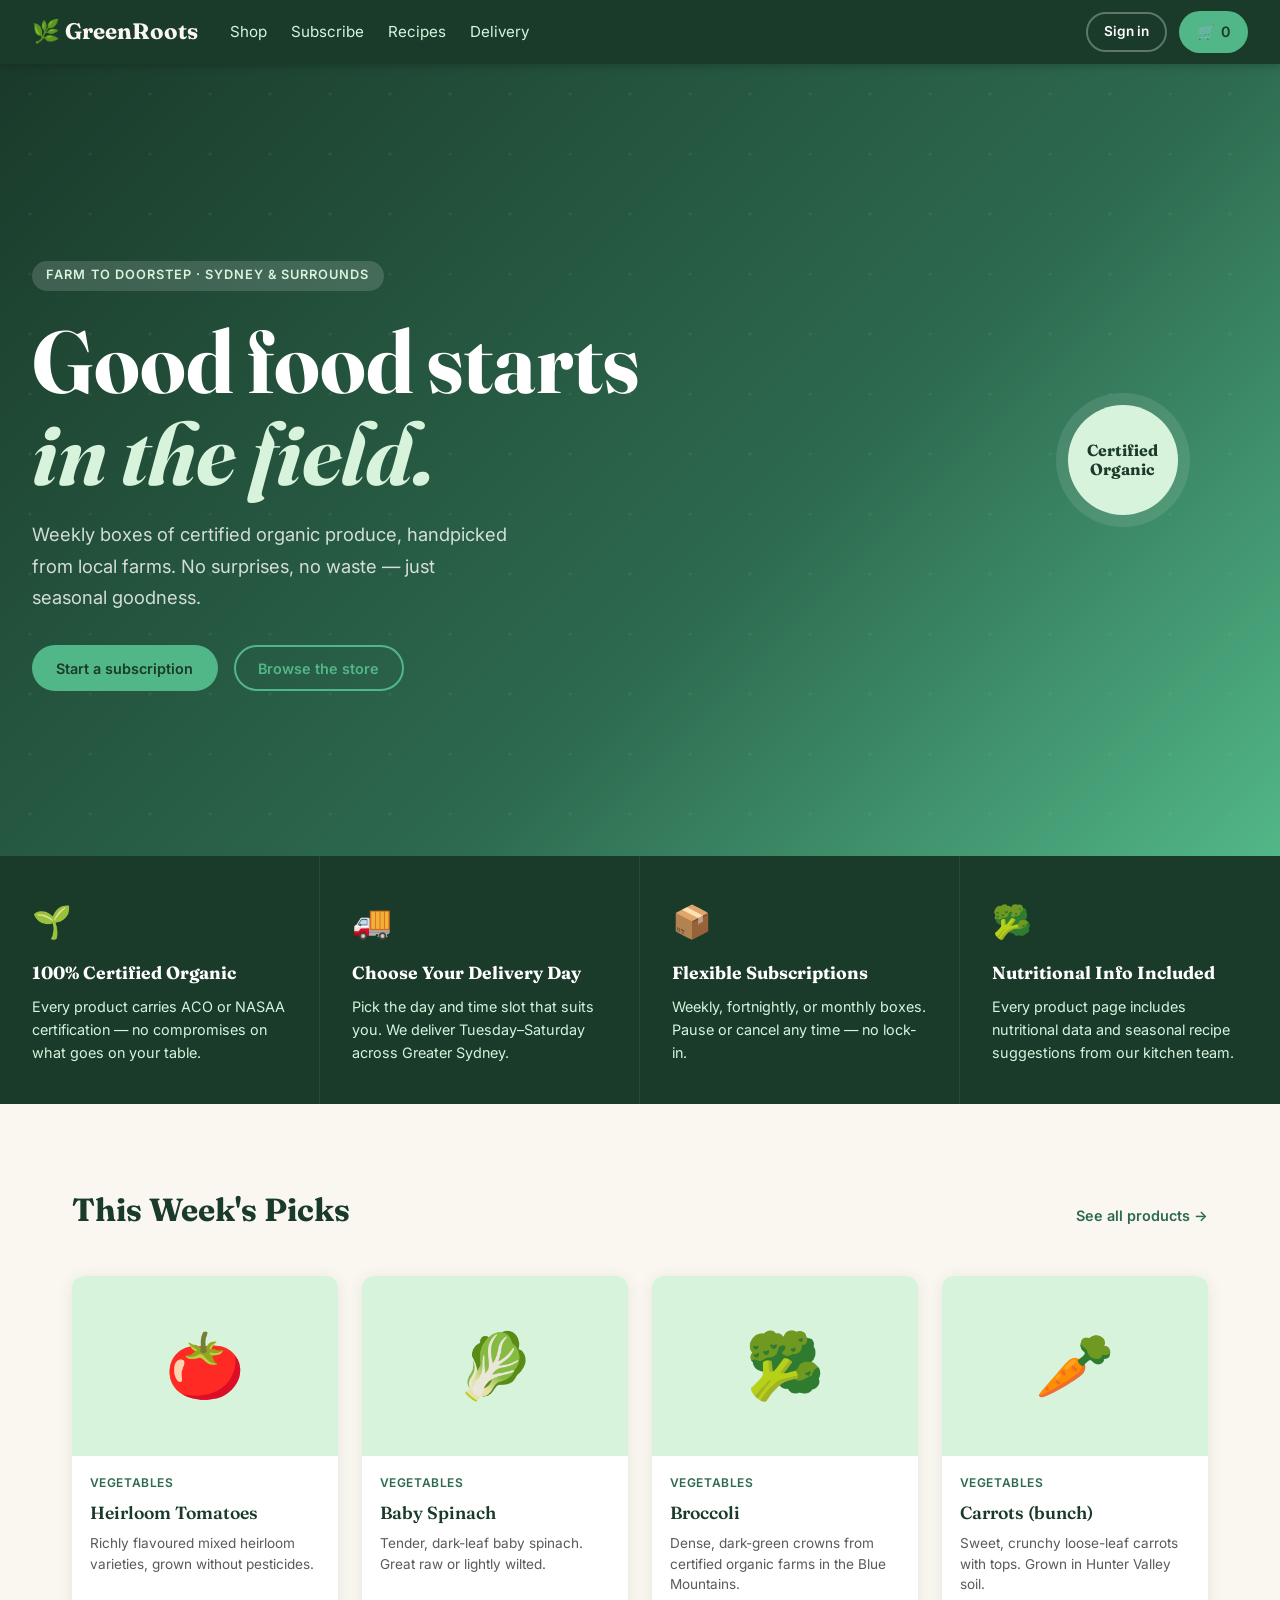
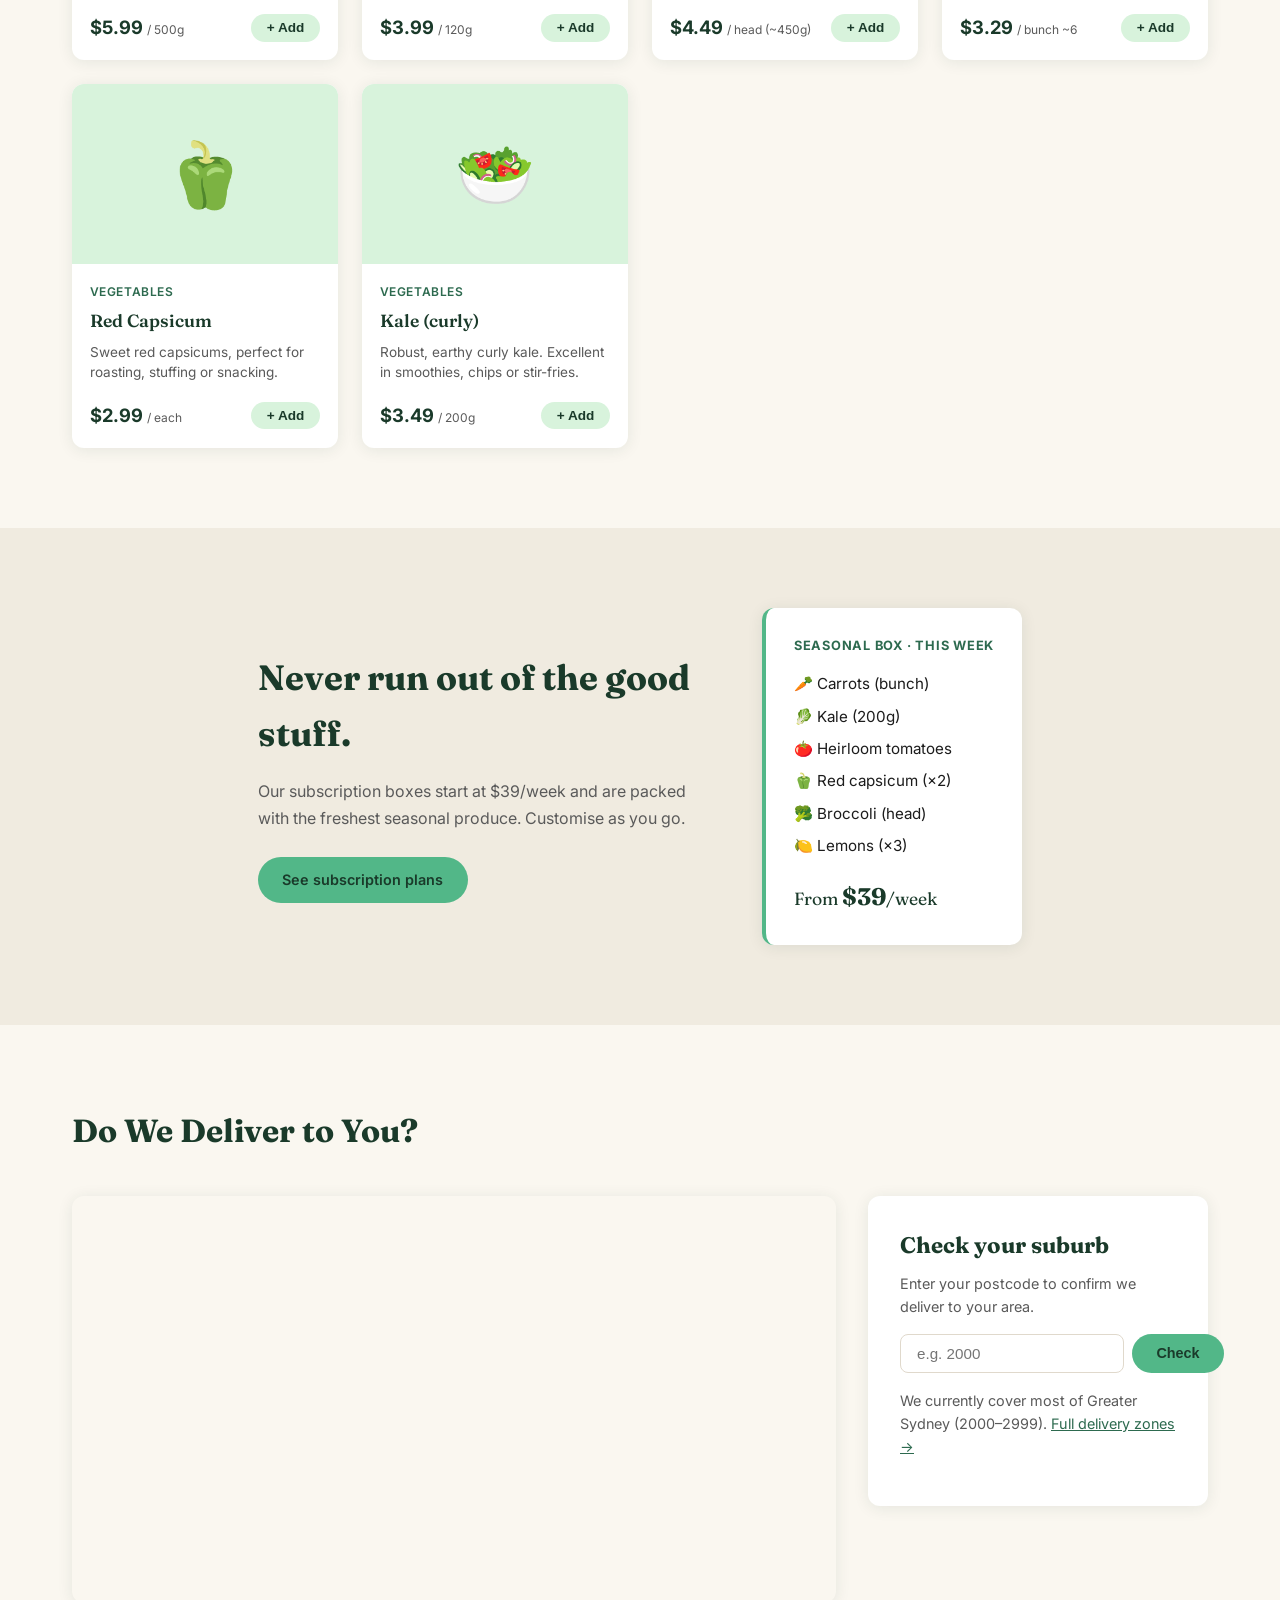
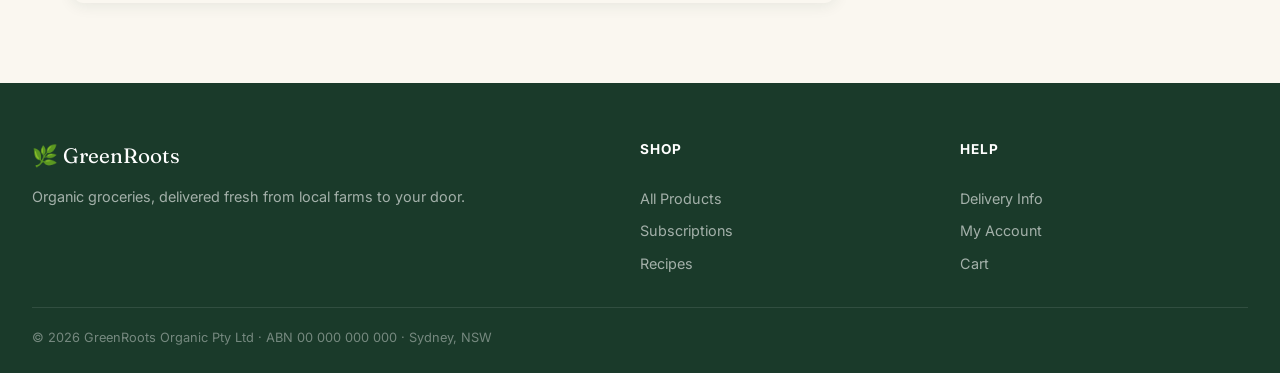
<file: index.html>
<!DOCTYPE html>
<html lang="en">
<head>
  <meta charset="UTF-8" />
  <meta name="viewport" content="width=device-width, initial-scale=1.0" />
  <meta name="description" content="GreenRoots – Fresh organic groceries delivered to your door. Seasonal produce, wholesome pantry staples, and flexible subscription deliveries." />
  <meta name="keywords" content="organic grocery, fresh produce, organic food delivery, healthy food, subscription box, organic vegetables, organic fruit" />
  <title>GreenRoots | Organic Grocery Store</title>
  <link rel="icon" type="image/x-icon" href="favicon.ico" />
  <link rel="stylesheet" href="css/style.css" />
  <link href="https://fonts.googleapis.com/css2?family=Fraunces:ital,wght@0,400;0,600;0,700;1,400&family=Inter:wght@400;500;600&display=swap" rel="stylesheet" />
</head>
<body>

  <!-- NAV -->
  <nav class="nav" id="mainNav">
    <a href="index.html" class="nav__logo">🌿 GreenRoots</a>
    <ul class="nav__links">
      <li><a href="pages/products.html">Shop</a></li>
      <li><a href="pages/subscription.html">Subscribe</a></li>
      <li><a href="pages/recipes.html">Recipes</a></li>
      <li><a href="pages/delivery.html">Delivery</a></li>
    </ul>
    <div class="nav__actions">
      <a href="pages/login.html" class="btn btn--ghost">Sign in</a>
      <a href="pages/cart.html" class="btn btn--cart">🛒 <span id="cartCount">0</span></a>
    </div>
    <button class="nav__toggle" onclick="toggleMenu()">☰</button>
  </nav>
  <div class="nav__mobile" id="mobileMenu">
    <a href="pages/products.html">Shop</a>
    <a href="pages/subscription.html">Subscribe</a>
    <a href="pages/recipes.html">Recipes</a>
    <a href="pages/delivery.html">Delivery</a>
    <a href="pages/login.html">Sign in</a>
  </div>

  <!-- HERO -->
  <section class="hero">
    <div class="hero__bg"></div>
    <div class="hero__content">
      <span class="hero__eyebrow">Farm to doorstep · Sydney &amp; surrounds</span>
      <h1 class="hero__title">Good food starts<br /><em>in the field.</em></h1>
      <p class="hero__sub">Weekly boxes of certified organic produce, handpicked from local farms. No surprises, no waste — just seasonal goodness.</p>
      <div class="hero__ctas">
        <a href="pages/subscription.html" class="btn btn--primary">Start a subscription</a>
        <a href="pages/products.html" class="btn btn--outline">Browse the store</a>
      </div>
    </div>
    <div class="hero__badge">
      <span>Certified<br/>Organic</span>
    </div>
  </section>

  <!-- FEATURES -->
  <section class="features">
    <div class="feature">
      <div class="feature__icon">🌱</div>
      <h3>100% Certified Organic</h3>
      <p>Every product carries ACO or NASAA certification — no compromises on what goes on your table.</p>
    </div>
    <div class="feature">
      <div class="feature__icon">🚚</div>
      <h3>Choose Your Delivery Day</h3>
      <p>Pick the day and time slot that suits you. We deliver Tuesday–Saturday across Greater Sydney.</p>
    </div>
    <div class="feature">
      <div class="feature__icon">📦</div>
      <h3>Flexible Subscriptions</h3>
      <p>Weekly, fortnightly, or monthly boxes. Pause or cancel any time — no lock-in.</p>
    </div>
    <div class="feature">
      <div class="feature__icon">🥦</div>
      <h3>Nutritional Info Included</h3>
      <p>Every product page includes nutritional data and seasonal recipe suggestions from our kitchen team.</p>
    </div>
  </section>

  <!-- FEATURED PRODUCTS -->
  <section class="section">
    <div class="section__header">
      <h2>This Week's Picks</h2>
      <a href="pages/products.html" class="link-arrow">See all products →</a>
    </div>
    <div class="products-grid" id="featuredProducts"></div>
  </section>

  <!-- SUBSCRIPTION CTA -->
  <section class="sub-cta">
    <div class="sub-cta__text">
      <h2>Never run out of the good stuff.</h2>
      <p>Our subscription boxes start at $39/week and are packed with the freshest seasonal produce. Customise as you go.</p>
      <a href="pages/subscription.html" class="btn btn--primary">See subscription plans</a>
    </div>
    <div class="sub-cta__visual">
      <div class="sub-cta__box">
        <div class="sub-cta__box-label">Seasonal Box · This Week</div>
        <ul>
          <li>🥕 Carrots (bunch)</li>
          <li>🥬 Kale (200g)</li>
          <li>🍅 Heirloom tomatoes</li>
          <li>🫑 Red capsicum (×2)</li>
          <li>🥦 Broccoli (head)</li>
          <li>🍋 Lemons (×3)</li>
        </ul>
        <div class="sub-cta__price">From <strong>$39</strong>/week</div>
      </div>
    </div>
  </section>

  <!-- DELIVERY MAP PLACEHOLDER -->
  <section class="section">
    <div class="section__header">
      <h2>Do We Deliver to You?</h2>
    </div>
    <div class="map-section">
      <div class="map-container" id="deliveryMap">
        <iframe
          src="https://maps.google.com/maps?q=Sydney,+NSW,+Australia&z=10&output=embed"
          width="100%" height="400" style="border:0;" allowfullscreen loading="lazy"
          referrerpolicy="no-referrer-when-downgrade">
        </iframe>
      </div>
      <div class="map-check">
        <h3>Check your suburb</h3>
        <p>Enter your postcode to confirm we deliver to your area.</p>
        <div class="map-check__form">
          <input type="text" id="postcodeInput" placeholder="e.g. 2000" maxlength="4" />
          <button class="btn btn--primary" onclick="checkDelivery()">Check</button>
        </div>
        <p id="deliveryResult" class="delivery-result"></p>
        <p class="map-check__note">We currently cover most of Greater Sydney (2000–2999). <a href="pages/delivery.html">Full delivery zones →</a></p>
      </div>
    </div>
  </section>

  <!-- FOOTER -->
  <footer class="footer">
    <div class="footer__brand">
      <span class="footer__logo">🌿 GreenRoots</span>
      <p>Organic groceries, delivered fresh from local farms to your door.</p>
    </div>
    <div class="footer__links">
      <h4>Shop</h4>
      <a href="pages/products.html">All Products</a>
      <a href="pages/subscription.html">Subscriptions</a>
      <a href="pages/recipes.html">Recipes</a>
    </div>
    <div class="footer__links">
      <h4>Help</h4>
      <a href="pages/delivery.html">Delivery Info</a>
      <a href="pages/login.html">My Account</a>
      <a href="pages/cart.html">Cart</a>
    </div>
    <div class="footer__bottom">
      <p>© 2026 GreenRoots Organic Pty Ltd · ABN 00 000 000 000 · Sydney, NSW</p>
    </div>
  </footer>

  <script src="js/data.js"></script>
  <script src="js/app.js"></script>
  <script>
    // Render featured products on home page
    document.addEventListener('DOMContentLoaded', () => {
      updateCartBadge();
      const grid = document.getElementById('featuredProducts');
      if (!grid) return;
      const featured = products.slice(0, 6);
      grid.innerHTML = featured.map(p => productCard(p)).join('');
    });

    function checkDelivery() {
      const val = document.getElementById('postcodeInput').value.trim();
      const result = document.getElementById('deliveryResult');
      if (!val || val.length !== 4) { result.textContent = 'Please enter a valid 4-digit postcode.'; result.className = 'delivery-result error'; return; }
      const code = parseInt(val);
      if (code >= 2000 && code <= 2999) {
        result.textContent = '✅ Great news — we deliver to your area!';
        result.className = 'delivery-result success';
      } else {
        result.textContent = '❌ Sorry, that postcode is outside our current delivery zone.';
        result.className = 'delivery-result error';
      }
    }

    function toggleMenu() {
      document.getElementById('mobileMenu').classList.toggle('open');
    }
  </script>
</body>
</html>
</file>
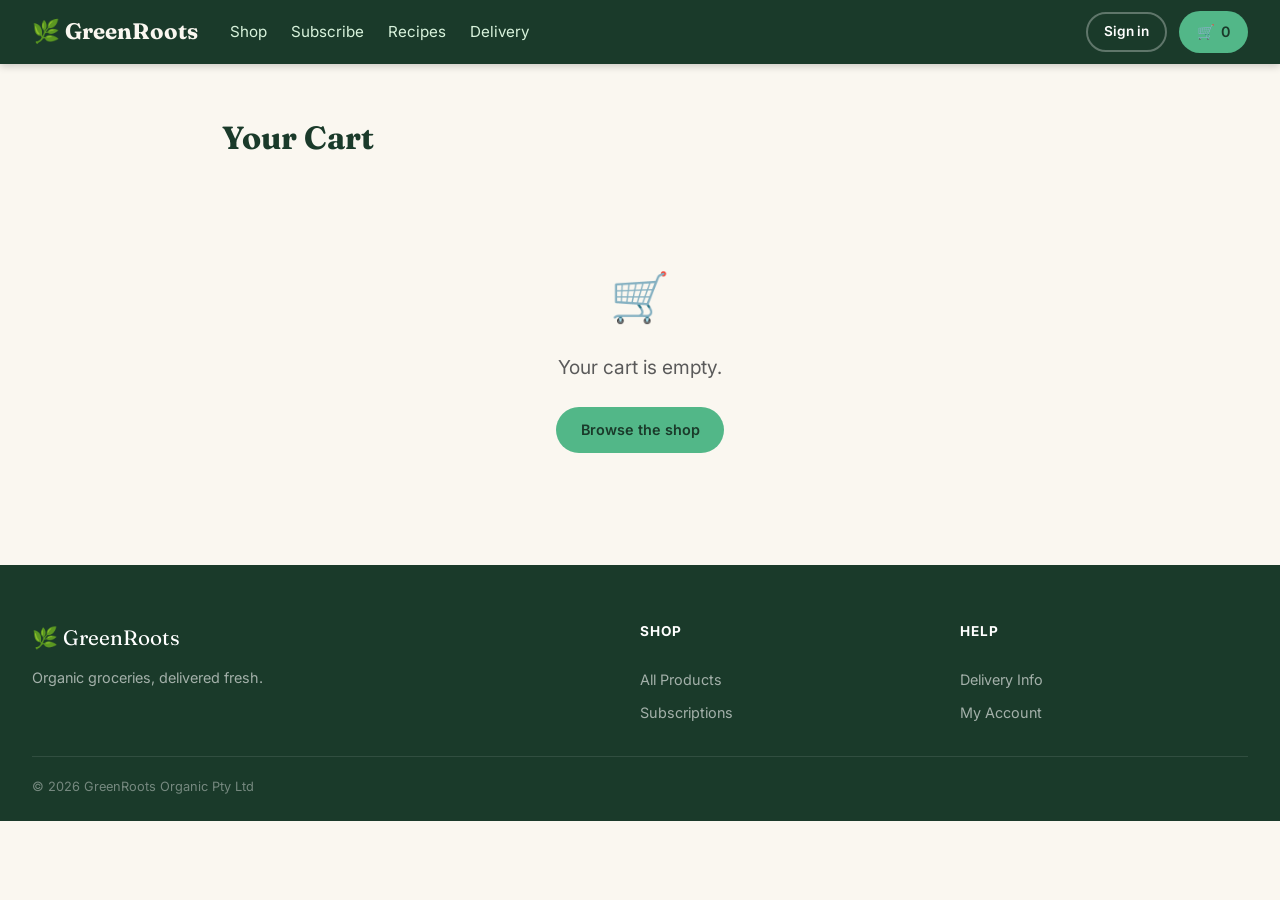
<file: pages/cart.html>
<!DOCTYPE html>
<html lang="en">
<head>
  <meta charset="UTF-8" /><meta name="viewport" content="width=device-width, initial-scale=1.0" />
  <title>Cart – GreenRoots</title>
  <link rel="icon" type="image/x-icon" href="../favicon.ico" />
  <link rel="stylesheet" href="../css/style.css" />
  <link href="https://fonts.googleapis.com/css2?family=Fraunces:ital,wght@0,400;0,600;0,700;1,400&family=Inter:wght@400;500;600&display=swap" rel="stylesheet" />
</head>
<body>
  <nav class="nav">
    <a href="../index.html" class="nav__logo">🌿 GreenRoots</a>
    <ul class="nav__links">
      <li><a href="products.html">Shop</a></li>
      <li><a href="subscription.html">Subscribe</a></li>
      <li><a href="recipes.html">Recipes</a></li>
      <li><a href="delivery.html">Delivery</a></li>
    </ul>
    <div class="nav__actions">
      <a href="login.html" class="btn btn--ghost">Sign in</a>
      <a href="cart.html" class="btn btn--cart">🛒 <span id="cartCount">0</span></a>
    </div>
  </nav>

  <div class="cart-wrapper">
    <h1>Your Cart</h1>
    <div id="cartContents"></div>
  </div>

  <footer class="footer">
    <div class="footer__brand"><span class="footer__logo">🌿 GreenRoots</span><p>Organic groceries, delivered fresh.</p></div>
    <div class="footer__links"><h4>Shop</h4><a href="products.html">All Products</a><a href="subscription.html">Subscriptions</a></div>
    <div class="footer__links"><h4>Help</h4><a href="delivery.html">Delivery Info</a><a href="login.html">My Account</a></div>
    <div class="footer__bottom"><p>© 2026 GreenRoots Organic Pty Ltd</p></div>
  </footer>

  <script src="../js/data.js"></script><script src="../js/app.js"></script>
  <script>
    function renderCart() {
      const cart = getCart();
      const container = document.getElementById('cartContents');
      if (!cart.length) {
        container.innerHTML = '<div class="cart-empty"><p style="font-size:3rem">🛒</p><p style="font-size:1.2rem;margin-top:1rem;">Your cart is empty.</p><a href="products.html" class="btn btn--primary" style="margin-top:1.5rem;display:inline-flex;">Browse the shop</a></div>';
        return;
      }
      let subtotal = 0;
      const items = cart.map(ci => {
        const p = products.find(x => x.id === ci.id);
        if (!p) return '';
        const lineTotal = p.price * ci.qty;
        subtotal += lineTotal;
        return `<div class="cart-item">
          <div class="cart-item__emoji">${p.emoji}</div>
          <div class="cart-item__info">
            <div class="cart-item__name">${p.name}</div>
            <div class="cart-item__price">$${p.price.toFixed(2)} / ${p.unit}</div>
          </div>
          <div class="cart-item__qty">
            <button onclick="changeQty(${p.id}, -1)">−</button>
            <span>${ci.qty}</span>
            <button onclick="changeQty(${p.id}, 1)">+</button>
          </div>
          <div class="cart-item__total">$${lineTotal.toFixed(2)}</div>
        </div>`;
      }).join('');
      const delivery = subtotal >= 100 ? 0 : subtotal >= 60 ? 3.95 : 6.95;
      const total = subtotal + delivery;
      container.innerHTML = items + `
        <div class="cart-summary">
          <div class="cart-summary__row"><span>Subtotal</span><span>$${subtotal.toFixed(2)}</span></div>
          <div class="cart-summary__row"><span>Delivery</span><span>${delivery === 0 ? 'Free 🎉' : '$' + delivery.toFixed(2)}</span></div>
          <div class="cart-summary__total"><span>Total</span><span>$${total.toFixed(2)}</span></div>
          <button class="btn btn--primary btn--full" style="margin-top:1.5rem;" onclick="checkout()">Proceed to Checkout</button>
        </div>`;
    }

    function changeQty(id, delta) {
      const cart = getCart();
      const idx = cart.findIndex(i => i.id === id);
      if (idx === -1) return;
      cart[idx].qty += delta;
      if (cart[idx].qty <= 0) cart.splice(idx, 1);
      saveCart(cart);
      renderCart();
    }

    function checkout() {
      showToast('Order placed! Thank you 🌿');
      localStorage.removeItem('gr_cart');
      updateCartBadge();
      setTimeout(renderCart, 500);
    }

    document.addEventListener('DOMContentLoaded', renderCart);
  </script>
</body>
</html>
</file>
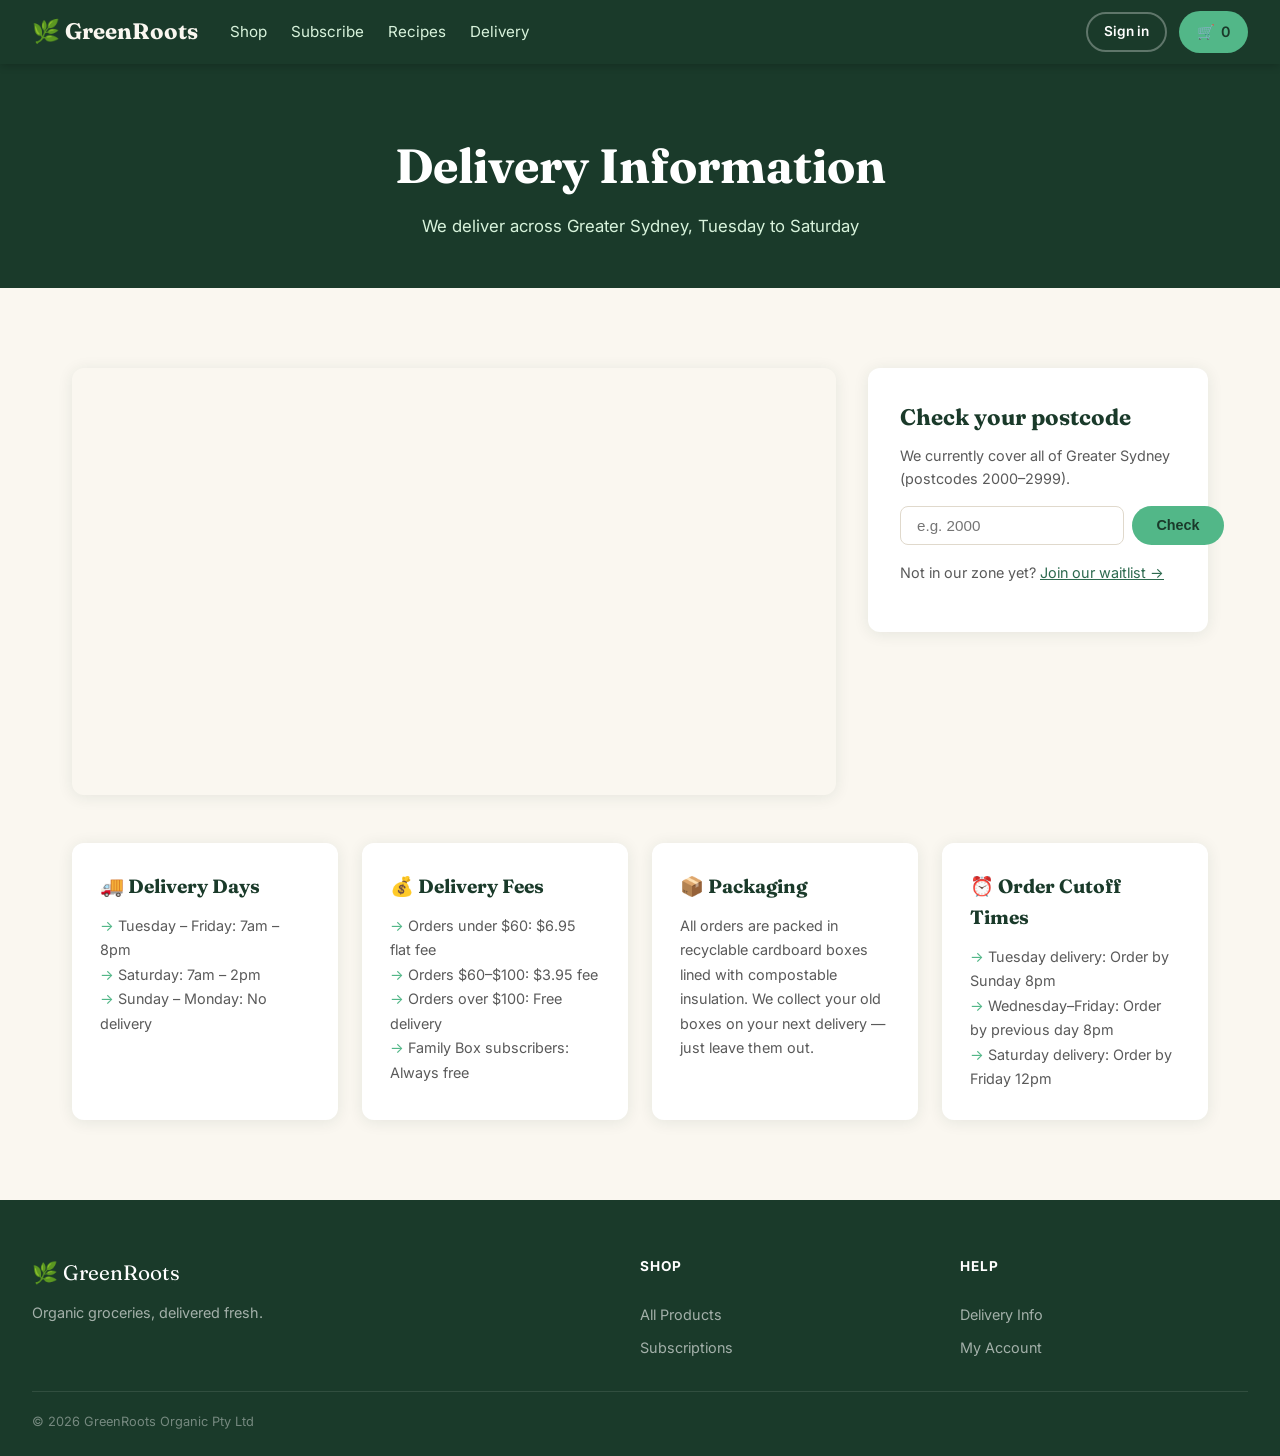
<file: pages/delivery.html>
<!DOCTYPE html>
<html lang="en">
<head>
  <meta charset="UTF-8" /><meta name="viewport" content="width=device-width, initial-scale=1.0" />
  <title>Delivery – GreenRoots</title>
  <link rel="icon" type="image/x-icon" href="../favicon.ico" />
  <link rel="stylesheet" href="../css/style.css" />
  <link href="https://fonts.googleapis.com/css2?family=Fraunces:ital,wght@0,400;0,600;0,700;1,400&family=Inter:wght@400;500;600&display=swap" rel="stylesheet" />
</head>
<body>
  <nav class="nav">
    <a href="../index.html" class="nav__logo">🌿 GreenRoots</a>
    <ul class="nav__links">
      <li><a href="products.html">Shop</a></li>
      <li><a href="subscription.html">Subscribe</a></li>
      <li><a href="recipes.html">Recipes</a></li>
      <li><a href="delivery.html">Delivery</a></li>
    </ul>
    <div class="nav__actions">
      <a href="login.html" class="btn btn--ghost">Sign in</a>
      <a href="cart.html" class="btn btn--cart">🛒 <span id="cartCount">0</span></a>
    </div>
  </nav>

  <div class="page-header">
    <h1>Delivery Information</h1>
    <p>We deliver across Greater Sydney, Tuesday to Saturday</p>
  </div>

  <div class="section">
    <div class="map-section" style="margin-bottom:3rem;">
      <div class="map-container">
        <iframe src="https://maps.google.com/maps?q=Sydney,+NSW,+Australia&z=10&output=embed"
          width="100%" height="420" style="border:0;" allowfullscreen loading="lazy"></iframe>
      </div>
      <div class="map-check">
        <h3>Check your postcode</h3>
        <p>We currently cover all of Greater Sydney (postcodes 2000–2999).</p>
        <div class="map-check__form">
          <input type="text" id="postcodeInput" placeholder="e.g. 2000" maxlength="4" />
          <button class="btn btn--primary" onclick="checkDelivery()">Check</button>
        </div>
        <p id="deliveryResult" class="delivery-result"></p>
        <p class="map-check__note">Not in our zone yet? <a href="mailto:hello@greenroots.com.au">Join our waitlist →</a></p>
      </div>
    </div>

    <div class="delivery-grid">
      <div class="delivery-card">
        <h3>🚚 Delivery Days</h3>
        <ul>
          <li>Tuesday – Friday: 7am – 8pm</li>
          <li>Saturday: 7am – 2pm</li>
          <li>Sunday – Monday: No delivery</li>
        </ul>
      </div>
      <div class="delivery-card">
        <h3>💰 Delivery Fees</h3>
        <ul>
          <li>Orders under $60: $6.95 flat fee</li>
          <li>Orders $60–$100: $3.95 fee</li>
          <li>Orders over $100: Free delivery</li>
          <li>Family Box subscribers: Always free</li>
        </ul>
      </div>
      <div class="delivery-card">
        <h3>📦 Packaging</h3>
        <p>All orders are packed in recyclable cardboard boxes lined with compostable insulation. We collect your old boxes on your next delivery — just leave them out.</p>
      </div>
      <div class="delivery-card">
        <h3>⏰ Order Cutoff Times</h3>
        <ul>
          <li>Tuesday delivery: Order by Sunday 8pm</li>
          <li>Wednesday–Friday: Order by previous day 8pm</li>
          <li>Saturday delivery: Order by Friday 12pm</li>
        </ul>
      </div>
    </div>
  </div>

  <footer class="footer">
    <div class="footer__brand"><span class="footer__logo">🌿 GreenRoots</span><p>Organic groceries, delivered fresh.</p></div>
    <div class="footer__links"><h4>Shop</h4><a href="products.html">All Products</a><a href="subscription.html">Subscriptions</a></div>
    <div class="footer__links"><h4>Help</h4><a href="delivery.html">Delivery Info</a><a href="login.html">My Account</a></div>
    <div class="footer__bottom"><p>© 2026 GreenRoots Organic Pty Ltd</p></div>
  </footer>

  <script src="../js/data.js"></script><script src="../js/app.js"></script>
  <script>
    function checkDelivery() {
      const val = document.getElementById('postcodeInput').value.trim();
      const result = document.getElementById('deliveryResult');
      if (!val || val.length !== 4) { result.textContent = 'Please enter a valid 4-digit postcode.'; result.className = 'delivery-result error'; return; }
      const code = parseInt(val);
      if (code >= 2000 && code <= 2999) { result.textContent = '✅ We deliver to your area!'; result.className = 'delivery-result success'; }
      else { result.textContent = '❌ Outside our current delivery zone.'; result.className = 'delivery-result error'; }
    }
  </script>
</body>
</html>
</file>
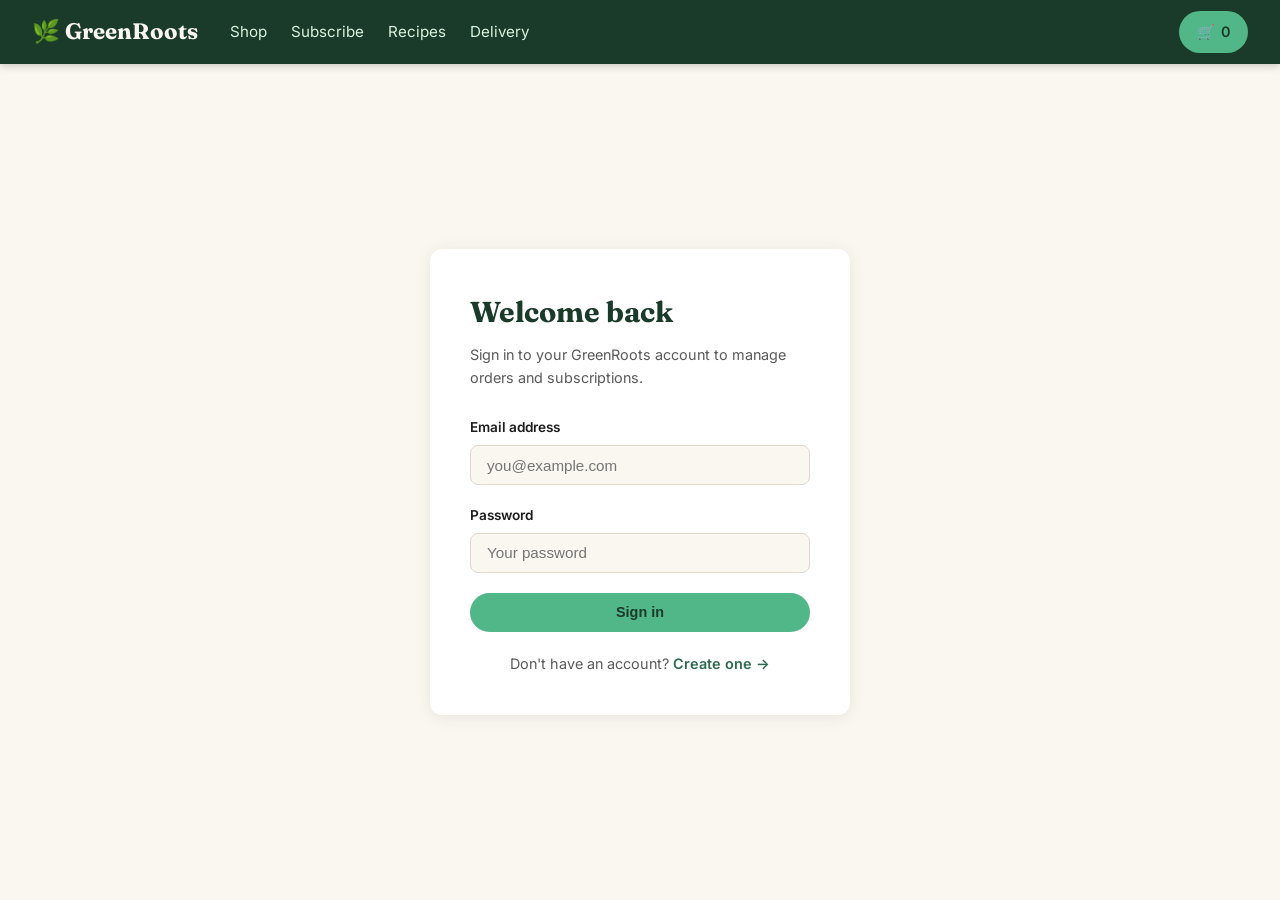
<file: pages/login.html>
<!DOCTYPE html>
<html lang="en">
<head>
  <meta charset="UTF-8" /><meta name="viewport" content="width=device-width, initial-scale=1.0" />
  <title>Sign In – GreenRoots</title>
  <link rel="icon" type="image/x-icon" href="../favicon.ico" />
  <link rel="stylesheet" href="../css/style.css" />
  <link href="https://fonts.googleapis.com/css2?family=Fraunces:ital,wght@0,400;0,600;0,700;1,400&family=Inter:wght@400;500;600&display=swap" rel="stylesheet" />
</head>
<body>
  <nav class="nav">
    <a href="../index.html" class="nav__logo">🌿 GreenRoots</a>
    <ul class="nav__links">
      <li><a href="products.html">Shop</a></li>
      <li><a href="subscription.html">Subscribe</a></li>
      <li><a href="recipes.html">Recipes</a></li>
      <li><a href="delivery.html">Delivery</a></li>
    </ul>
    <div class="nav__actions">
      <a href="cart.html" class="btn btn--cart">🛒 <span id="cartCount">0</span></a>
    </div>
  </nav>

  <div class="auth-wrapper">
    <div class="auth-box" id="loginBox">
      <h2>Welcome back</h2>
      <p>Sign in to your GreenRoots account to manage orders and subscriptions.</p>
      <div class="form-group"><label>Email address</label><input type="email" placeholder="you@example.com" /></div>
      <div class="form-group"><label>Password</label><input type="password" placeholder="Your password" /></div>
      <button class="btn btn--primary btn--full" onclick="handleLogin()">Sign in</button>
      <div class="auth-switch">Don't have an account? <a href="#" onclick="toggleForm()">Create one →</a></div>
    </div>

    <div class="auth-box" id="registerBox" style="display:none;">
      <h2>Create account</h2>
      <p>Join GreenRoots to start your organic grocery journey.</p>
      <div class="form-group"><label>Full name</label><input type="text" placeholder="Jane Smith" /></div>
      <div class="form-group"><label>Email address</label><input type="email" placeholder="you@example.com" /></div>
      <div class="form-group"><label>Password</label><input type="password" placeholder="Choose a password" /></div>
      <div class="form-group"><label>Suburb / Postcode</label><input type="text" placeholder="e.g. Surry Hills 2010" /></div>
      <button class="btn btn--primary btn--full" onclick="handleRegister()">Create account</button>
      <div class="auth-switch">Already have an account? <a href="#" onclick="toggleForm()">Sign in →</a></div>
    </div>
  </div>

  <script src="../js/data.js"></script><script src="../js/app.js"></script>
  <script>
    function toggleForm() {
      const l = document.getElementById('loginBox'), r = document.getElementById('registerBox');
      l.style.display = l.style.display === 'none' ? 'block' : 'none';
      r.style.display = r.style.display === 'none' ? 'block' : 'none';
    }
    function handleLogin() {
      showToast('Signed in successfully! 👋');
      setTimeout(() => window.location.href = 'products.html', 1200);
    }
    function handleRegister() {
      showToast('Account created! Welcome to GreenRoots 🌿');
      setTimeout(() => window.location.href = 'products.html', 1200);
    }
  </script>
</body>
</html>
</file>
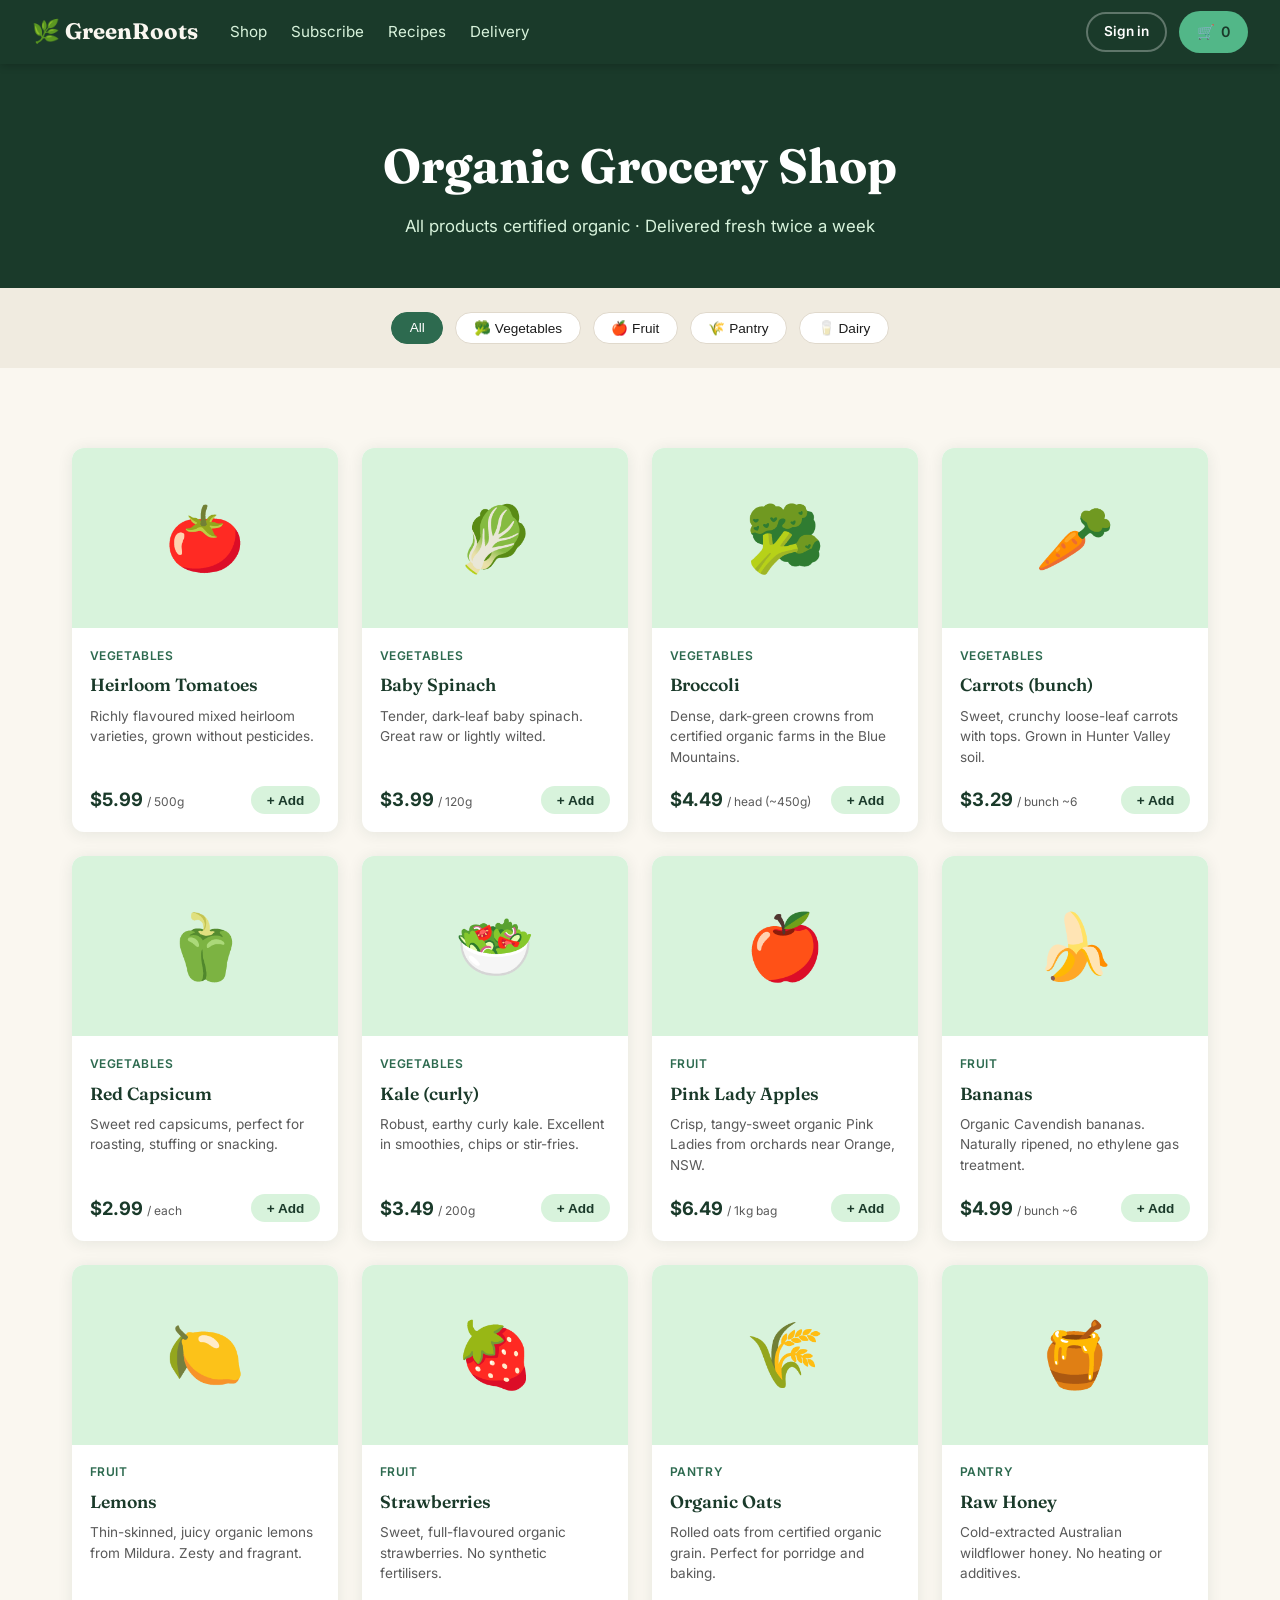
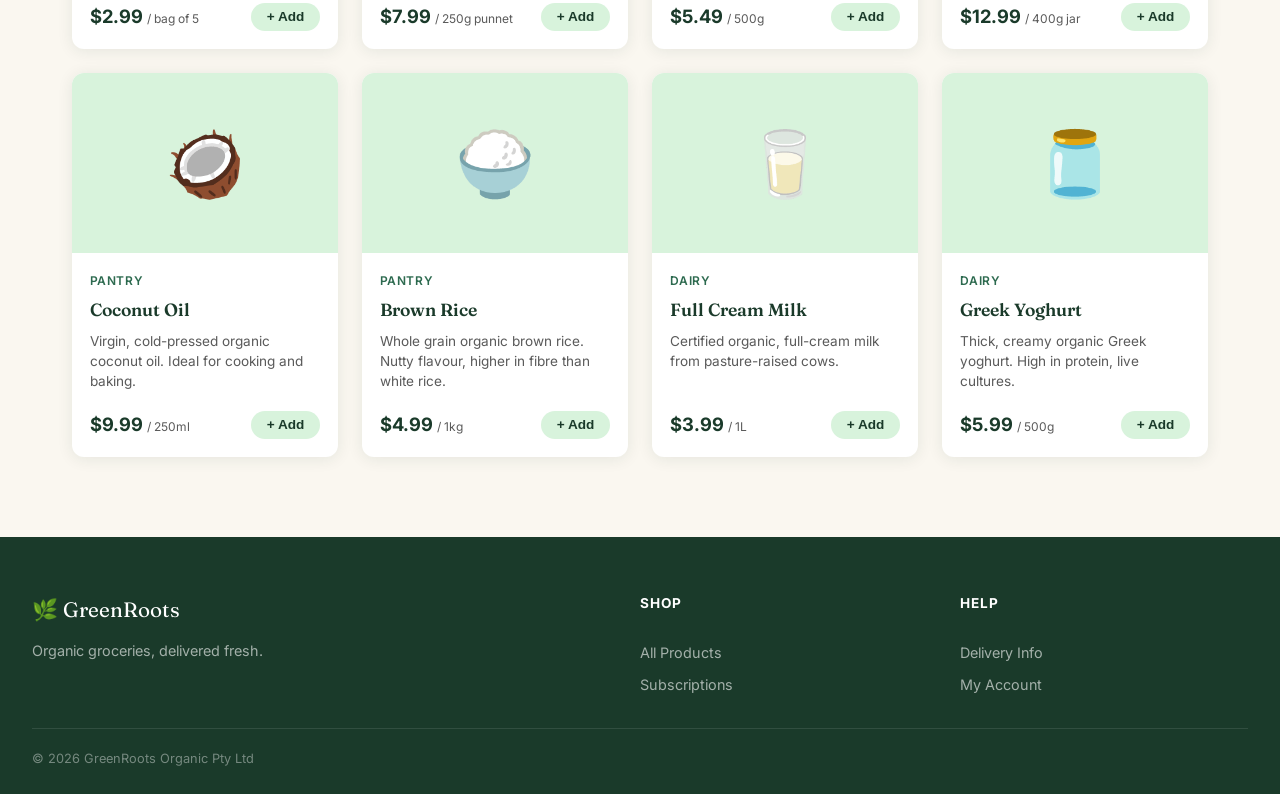
<file: pages/products.html>
<!DOCTYPE html>
<html lang="en">
<head>
  <meta charset="UTF-8" /><meta name="viewport" content="width=device-width, initial-scale=1.0" />
  <title>Shop – GreenRoots</title>
  <link rel="icon" type="image/x-icon" href="../favicon.ico" />
  <link rel="stylesheet" href="../css/style.css" />
  <link href="https://fonts.googleapis.com/css2?family=Fraunces:ital,wght@0,400;0,600;0,700;1,400&family=Inter:wght@400;500;600&display=swap" rel="stylesheet" />
</head>
<body>
  <nav class="nav">
    <a href="../index.html" class="nav__logo">🌿 GreenRoots</a>
    <ul class="nav__links">
      <li><a href="products.html">Shop</a></li>
      <li><a href="subscription.html">Subscribe</a></li>
      <li><a href="recipes.html">Recipes</a></li>
      <li><a href="delivery.html">Delivery</a></li>
    </ul>
    <div class="nav__actions">
      <a href="login.html" class="btn btn--ghost">Sign in</a>
      <a href="cart.html" class="btn btn--cart">🛒 <span id="cartCount">0</span></a>
    </div>
  </nav>

  <div class="page-header">
    <h1>Organic Grocery Shop</h1>
    <p>All products certified organic · Delivered fresh twice a week</p>
  </div>

  <div class="filters" id="filterBar">
    <button class="filter-btn active" onclick="filterProducts('All', this)">All</button>
    <button class="filter-btn" onclick="filterProducts('Vegetables', this)">🥦 Vegetables</button>
    <button class="filter-btn" onclick="filterProducts('Fruit', this)">🍎 Fruit</button>
    <button class="filter-btn" onclick="filterProducts('Pantry', this)">🌾 Pantry</button>
    <button class="filter-btn" onclick="filterProducts('Dairy', this)">🥛 Dairy</button>
  </div>

  <div class="section">
    <div class="products-grid" id="productsGrid"></div>
  </div>

  <footer class="footer">
    <div class="footer__brand"><span class="footer__logo">🌿 GreenRoots</span><p>Organic groceries, delivered fresh.</p></div>
    <div class="footer__links"><h4>Shop</h4><a href="products.html">All Products</a><a href="subscription.html">Subscriptions</a></div>
    <div class="footer__links"><h4>Help</h4><a href="delivery.html">Delivery Info</a><a href="login.html">My Account</a></div>
    <div class="footer__bottom"><p>© 2026 GreenRoots Organic Pty Ltd</p></div>
  </footer>

  <script src="../js/data.js"></script>
  <script src="../js/app.js"></script>
  <script>
    let currentFilter = 'All';
    function filterProducts(cat, btn) {
      currentFilter = cat;
      document.querySelectorAll('.filter-btn').forEach(b => b.classList.remove('active'));
      btn.classList.add('active');
      renderGrid();
    }
    function renderGrid() {
      const grid = document.getElementById('productsGrid');
      const filtered = currentFilter === 'All' ? products : products.filter(p => p.category === currentFilter);
      grid.innerHTML = filtered.map(p => productCard(p)).join('');
    }
    document.addEventListener('DOMContentLoaded', renderGrid);
  </script>
</body>
</html>
</file>
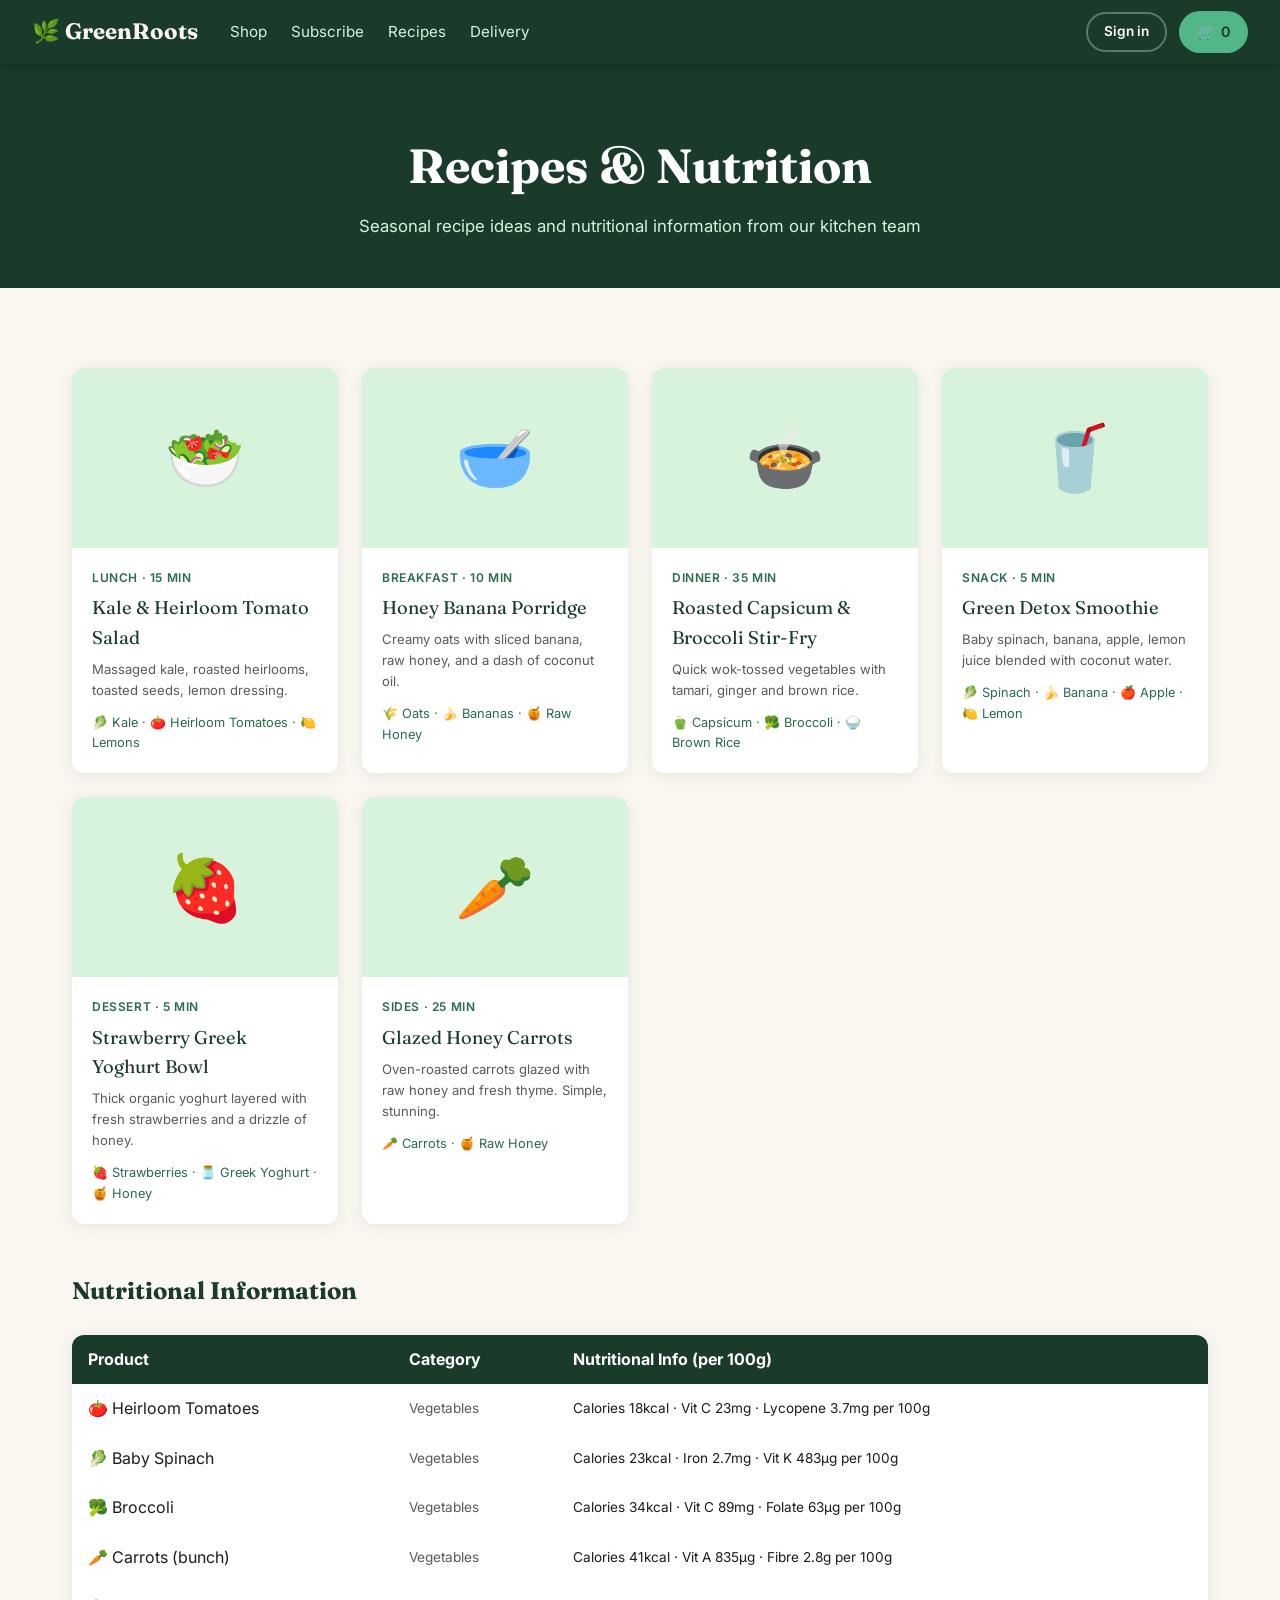
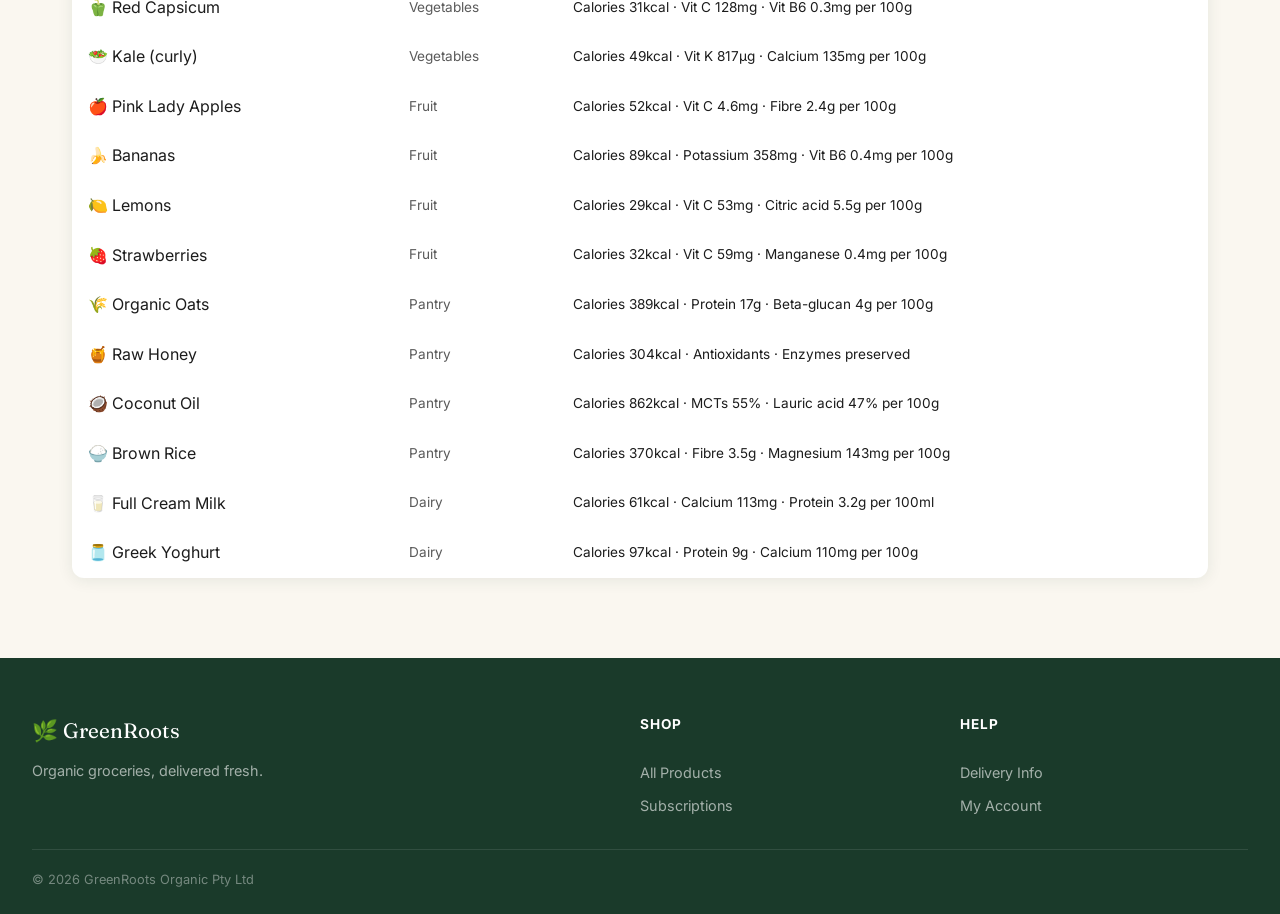
<file: pages/recipes.html>
<!DOCTYPE html>
<html lang="en">
<head>
  <meta charset="UTF-8" /><meta name="viewport" content="width=device-width, initial-scale=1.0" />
  <title>Recipes – GreenRoots</title>
  <link rel="icon" type="image/x-icon" href="../favicon.ico" />
  <link rel="stylesheet" href="../css/style.css" />
  <link href="https://fonts.googleapis.com/css2?family=Fraunces:ital,wght@0,400;0,600;0,700;1,400&family=Inter:wght@400;500;600&display=swap" rel="stylesheet" />
</head>
<body>
  <nav class="nav">
    <a href="../index.html" class="nav__logo">🌿 GreenRoots</a>
    <ul class="nav__links">
      <li><a href="products.html">Shop</a></li>
      <li><a href="subscription.html">Subscribe</a></li>
      <li><a href="recipes.html">Recipes</a></li>
      <li><a href="delivery.html">Delivery</a></li>
    </ul>
    <div class="nav__actions">
      <a href="login.html" class="btn btn--ghost">Sign in</a>
      <a href="cart.html" class="btn btn--cart">🛒 <span id="cartCount">0</span></a>
    </div>
  </nav>

  <div class="page-header">
    <h1>Recipes &amp; Nutrition</h1>
    <p>Seasonal recipe ideas and nutritional information from our kitchen team</p>
  </div>

  <div class="section">
    <div class="products-grid">
      <div class="recipe-card">
        <div class="recipe-card__img">🥗</div>
        <div class="recipe-card__body">
          <div class="recipe-card__tag">Lunch · 15 min</div>
          <div class="recipe-card__name">Kale &amp; Heirloom Tomato Salad</div>
          <div class="recipe-card__meta">Massaged kale, roasted heirlooms, toasted seeds, lemon dressing.</div>
          <p style="font-size:.8rem;color:var(--green-mid);margin-top:.75rem;">🥬 Kale · 🍅 Heirloom Tomatoes · 🍋 Lemons</p>
        </div>
      </div>
      <div class="recipe-card">
        <div class="recipe-card__img">🥣</div>
        <div class="recipe-card__body">
          <div class="recipe-card__tag">Breakfast · 10 min</div>
          <div class="recipe-card__name">Honey Banana Porridge</div>
          <div class="recipe-card__meta">Creamy oats with sliced banana, raw honey, and a dash of coconut oil.</div>
          <p style="font-size:.8rem;color:var(--green-mid);margin-top:.75rem;">🌾 Oats · 🍌 Bananas · 🍯 Raw Honey</p>
        </div>
      </div>
      <div class="recipe-card">
        <div class="recipe-card__img">🍲</div>
        <div class="recipe-card__body">
          <div class="recipe-card__tag">Dinner · 35 min</div>
          <div class="recipe-card__name">Roasted Capsicum &amp; Broccoli Stir-Fry</div>
          <div class="recipe-card__meta">Quick wok-tossed vegetables with tamari, ginger and brown rice.</div>
          <p style="font-size:.8rem;color:var(--green-mid);margin-top:.75rem;">🫑 Capsicum · 🥦 Broccoli · 🍚 Brown Rice</p>
        </div>
      </div>
      <div class="recipe-card">
        <div class="recipe-card__img">🥤</div>
        <div class="recipe-card__body">
          <div class="recipe-card__tag">Snack · 5 min</div>
          <div class="recipe-card__name">Green Detox Smoothie</div>
          <div class="recipe-card__meta">Baby spinach, banana, apple, lemon juice blended with coconut water.</div>
          <p style="font-size:.8rem;color:var(--green-mid);margin-top:.75rem;">🥬 Spinach · 🍌 Banana · 🍎 Apple · 🍋 Lemon</p>
        </div>
      </div>
      <div class="recipe-card">
        <div class="recipe-card__img">🍓</div>
        <div class="recipe-card__body">
          <div class="recipe-card__tag">Dessert · 5 min</div>
          <div class="recipe-card__name">Strawberry Greek Yoghurt Bowl</div>
          <div class="recipe-card__meta">Thick organic yoghurt layered with fresh strawberries and a drizzle of honey.</div>
          <p style="font-size:.8rem;color:var(--green-mid);margin-top:.75rem;">🍓 Strawberries · 🫙 Greek Yoghurt · 🍯 Honey</p>
        </div>
      </div>
      <div class="recipe-card">
        <div class="recipe-card__img">🥕</div>
        <div class="recipe-card__body">
          <div class="recipe-card__tag">Sides · 25 min</div>
          <div class="recipe-card__name">Glazed Honey Carrots</div>
          <div class="recipe-card__meta">Oven-roasted carrots glazed with raw honey and fresh thyme. Simple, stunning.</div>
          <p style="font-size:.8rem;color:var(--green-mid);margin-top:.75rem;">🥕 Carrots · 🍯 Raw Honey</p>
        </div>
      </div>
    </div>

    <div style="margin-top:3rem;">
      <h2 style="font-family:'Fraunces',serif;color:var(--green-dark);margin-bottom:1.5rem;">Nutritional Information</h2>
      <div id="nutritionTable"></div>
    </div>
  </div>

  <footer class="footer">
    <div class="footer__brand"><span class="footer__logo">🌿 GreenRoots</span><p>Organic groceries, delivered fresh.</p></div>
    <div class="footer__links"><h4>Shop</h4><a href="products.html">All Products</a><a href="subscription.html">Subscriptions</a></div>
    <div class="footer__links"><h4>Help</h4><a href="delivery.html">Delivery Info</a><a href="login.html">My Account</a></div>
    <div class="footer__bottom"><p>© 2026 GreenRoots Organic Pty Ltd</p></div>
  </footer>

  <script src="../js/data.js"></script><script src="../js/app.js"></script>
  <script>
    document.addEventListener('DOMContentLoaded', () => {
      const container = document.getElementById('nutritionTable');
      const rows = products.map(p => `
        <tr>
          <td style="padding:.75rem 1rem;">${p.emoji} ${p.name}</td>
          <td style="padding:.75rem 1rem;color:var(--text-muted);font-size:.85rem;">${p.category}</td>
          <td style="padding:.75rem 1rem;font-size:.85rem;">${p.nutrition}</td>
        </tr>`).join('');
      container.innerHTML = `<table style="width:100%;border-collapse:collapse;background:white;border-radius:12px;overflow:hidden;box-shadow:var(--shadow);">
        <thead style="background:var(--green-dark);color:white;">
          <tr><th style="padding:.75rem 1rem;text-align:left;">Product</th><th style="padding:.75rem 1rem;text-align:left;">Category</th><th style="padding:.75rem 1rem;text-align:left;">Nutritional Info (per 100g)</th></tr>
        </thead><tbody>${rows}</tbody></table>`;
    });
  </script>
</body>
</html>
</file>
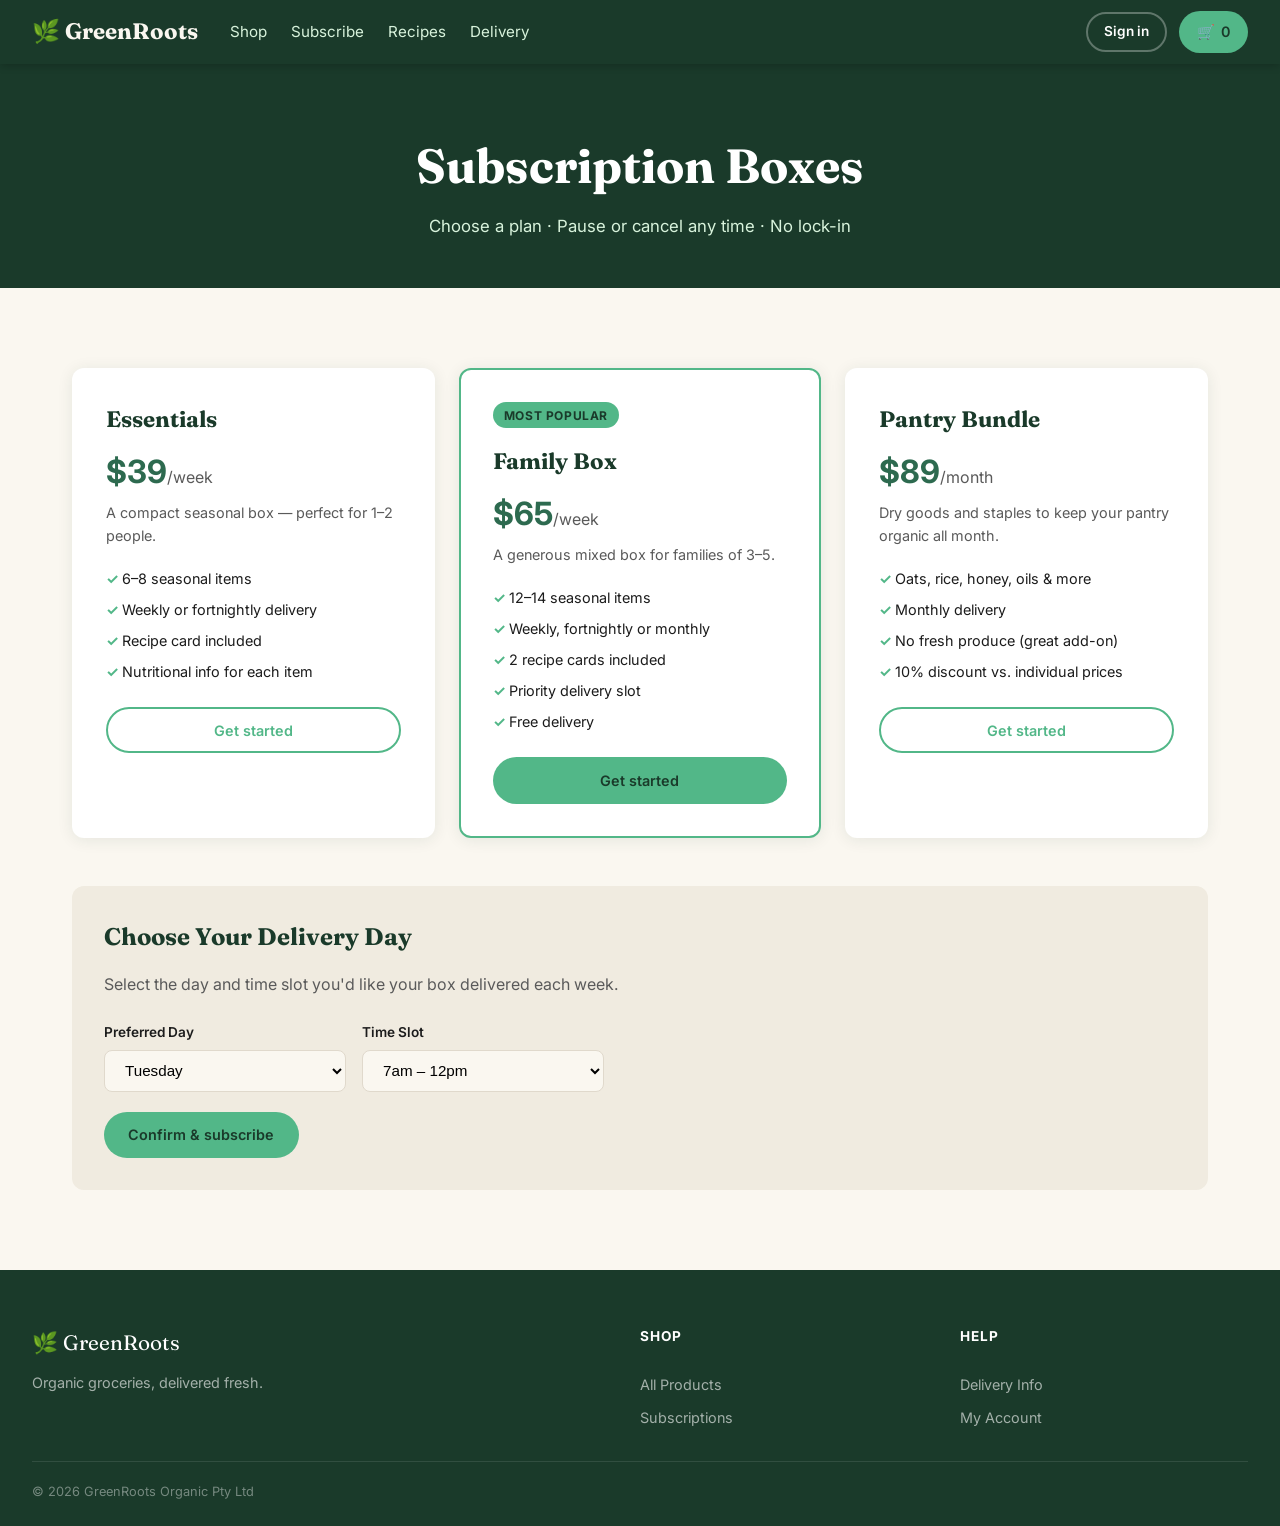
<file: pages/subscription.html>
<!DOCTYPE html>
<html lang="en">
<head>
  <meta charset="UTF-8" /><meta name="viewport" content="width=device-width, initial-scale=1.0" />
  <title>Subscriptions – GreenRoots</title>
  <link rel="icon" type="image/x-icon" href="../favicon.ico" />
  <link rel="stylesheet" href="../css/style.css" />
  <link href="https://fonts.googleapis.com/css2?family=Fraunces:ital,wght@0,400;0,600;0,700;1,400&family=Inter:wght@400;500;600&display=swap" rel="stylesheet" />
</head>
<body>
  <nav class="nav">
    <a href="../index.html" class="nav__logo">🌿 GreenRoots</a>
    <ul class="nav__links">
      <li><a href="products.html">Shop</a></li>
      <li><a href="subscription.html">Subscribe</a></li>
      <li><a href="recipes.html">Recipes</a></li>
      <li><a href="delivery.html">Delivery</a></li>
    </ul>
    <div class="nav__actions">
      <a href="login.html" class="btn btn--ghost">Sign in</a>
      <a href="cart.html" class="btn btn--cart">🛒 <span id="cartCount">0</span></a>
    </div>
  </nav>

  <div class="page-header">
    <h1>Subscription Boxes</h1>
    <p>Choose a plan · Pause or cancel any time · No lock-in</p>
  </div>

  <div class="section">
    <div class="plans-grid">
      <div class="plan-card">
        <h3>Essentials</h3>
        <div class="plan-card__price">$39<span>/week</span></div>
        <p>A compact seasonal box — perfect for 1–2 people.</p>
        <ul>
          <li>6–8 seasonal items</li>
          <li>Weekly or fortnightly delivery</li>
          <li>Recipe card included</li>
          <li>Nutritional info for each item</li>
        </ul>
        <a href="login.html" class="btn btn--outline btn--full">Get started</a>
      </div>
      <div class="plan-card popular">
        <div class="plan-card__badge">Most popular</div>
        <h3>Family Box</h3>
        <div class="plan-card__price">$65<span>/week</span></div>
        <p>A generous mixed box for families of 3–5.</p>
        <ul>
          <li>12–14 seasonal items</li>
          <li>Weekly, fortnightly or monthly</li>
          <li>2 recipe cards included</li>
          <li>Priority delivery slot</li>
          <li>Free delivery</li>
        </ul>
        <a href="login.html" class="btn btn--primary btn--full">Get started</a>
      </div>
      <div class="plan-card">
        <h3>Pantry Bundle</h3>
        <div class="plan-card__price">$89<span>/month</span></div>
        <p>Dry goods and staples to keep your pantry organic all month.</p>
        <ul>
          <li>Oats, rice, honey, oils &amp; more</li>
          <li>Monthly delivery</li>
          <li>No fresh produce (great add-on)</li>
          <li>10% discount vs. individual prices</li>
        </ul>
        <a href="login.html" class="btn btn--outline btn--full">Get started</a>
      </div>
    </div>

    <div style="margin-top:3rem;background:var(--cream-dark);border-radius:12px;padding:2rem;">
      <h2 style="font-family:'Fraunces',serif;color:var(--green-dark);margin-bottom:1rem;">Choose Your Delivery Day</h2>
      <p style="color:var(--text-muted);margin-bottom:1.5rem;">Select the day and time slot you'd like your box delivered each week.</p>
      <div style="display:grid;grid-template-columns:1fr 1fr;gap:1rem;max-width:500px;">
        <div class="form-group">
          <label>Preferred Day</label>
          <select>
            <option>Tuesday</option>
            <option>Wednesday</option>
            <option>Thursday</option>
            <option>Friday</option>
            <option>Saturday</option>
          </select>
        </div>
        <div class="form-group">
          <label>Time Slot</label>
          <select>
            <option>7am – 12pm</option>
            <option>12pm – 5pm</option>
            <option>5pm – 8pm</option>
          </select>
        </div>
      </div>
      <a href="login.html" class="btn btn--primary">Confirm &amp; subscribe</a>
    </div>
  </div>

  <footer class="footer">
    <div class="footer__brand"><span class="footer__logo">🌿 GreenRoots</span><p>Organic groceries, delivered fresh.</p></div>
    <div class="footer__links"><h4>Shop</h4><a href="products.html">All Products</a><a href="subscription.html">Subscriptions</a></div>
    <div class="footer__links"><h4>Help</h4><a href="delivery.html">Delivery Info</a><a href="login.html">My Account</a></div>
    <div class="footer__bottom"><p>© 2026 GreenRoots Organic Pty Ltd</p></div>
  </footer>
  <script src="../js/data.js"></script><script src="../js/app.js"></script>
</body>
</html>
</file>
<file: css/style.css>
/* ============================================
   GreenRoots – Organic Grocery Store
   Design: earthy greens + warm cream, Fraunces display
   ============================================ */

:root {
  --green-dark: #1a3a2a;
  --green-mid: #2d6a4f;
  --green-light: #52b788;
  --green-pale: #d8f3dc;
  --cream: #faf7f0;
  --cream-dark: #f0ebe0;
  --brown: #6b4f3a;
  --text: #1c1c1c;
  --text-muted: #5a5a5a;
  --white: #ffffff;
  --border: #e0d9cc;
  --shadow: 0 2px 16px rgba(26,58,42,0.09);
  --radius: 12px;
  --nav-h: 64px;
}

*, *::before, *::after { box-sizing: border-box; margin: 0; padding: 0; }

html { scroll-behavior: smooth; }

body {
  font-family: 'Inter', sans-serif;
  background: var(--cream);
  color: var(--text);
  line-height: 1.6;
}

/* ---- NAV ---- */
.nav {
  position: sticky; top: 0; z-index: 100;
  height: var(--nav-h);
  background: var(--green-dark);
  display: flex; align-items: center; gap: 2rem;
  padding: 0 2rem;
  box-shadow: 0 2px 8px rgba(0,0,0,0.2);
}
.nav__logo { font-family: 'Fraunces', serif; font-size: 1.4rem; color: var(--cream); text-decoration: none; font-weight: 700; white-space: nowrap; }
.nav__links { display: flex; gap: 1.5rem; list-style: none; flex: 1; }
.nav__links a { color: var(--green-pale); text-decoration: none; font-size: 0.95rem; transition: color 0.2s; }
.nav__links a:hover { color: var(--white); }
.nav__actions { display: flex; gap: 0.75rem; align-items: center; }
.nav__toggle { display: none; background: none; border: none; color: var(--white); font-size: 1.5rem; cursor: pointer; }
.nav__mobile { display: none; flex-direction: column; background: var(--green-dark); padding: 1rem 2rem; gap: 1rem; }
.nav__mobile.open { display: flex; }
.nav__mobile a { color: var(--green-pale); text-decoration: none; font-size: 1rem; }

/* ---- BUTTONS ---- */
.btn { display: inline-flex; align-items: center; gap: 0.4rem; padding: 0.6rem 1.4rem; border-radius: 100px; font-size: 0.9rem; font-weight: 600; text-decoration: none; border: 2px solid transparent; cursor: pointer; transition: all 0.2s; }
.btn--primary { background: var(--green-light); color: var(--green-dark); }
.btn--primary:hover { background: var(--green-mid); color: var(--white); }
.btn--outline { background: transparent; border-color: var(--green-light); color: var(--green-light); }
.btn--outline:hover { background: var(--green-light); color: var(--green-dark); }
.btn--ghost { background: transparent; border-color: rgba(255,255,255,0.3); color: var(--white); font-size: 0.85rem; padding: 0.45rem 1rem; }
.btn--ghost:hover { background: rgba(255,255,255,0.1); }
.btn--cart { background: var(--green-light); color: var(--green-dark); padding: 0.45rem 1rem; font-size: 0.9rem; }
.btn--danger { background: #e53e3e; color: white; border-color: #e53e3e; }
.btn--full { width: 100%; justify-content: center; }

/* ---- HERO ---- */
.hero {
  position: relative; min-height: 88vh;
  display: flex; align-items: center;
  padding: 6rem 2rem 4rem;
  overflow: hidden;
}
.hero__bg {
  position: absolute; inset: 0;
  background: linear-gradient(135deg, var(--green-dark) 0%, var(--green-mid) 60%, var(--green-light) 100%);
  z-index: 0;
}
.hero__bg::after {
  content: '';
  position: absolute; inset: 0;
  background: url("data:image/svg+xml,%3Csvg xmlns='http://www.w3.org/2000/svg' width='60' height='60'%3E%3Ccircle cx='30' cy='30' r='1.5' fill='rgba(255,255,255,0.06)'/%3E%3C/svg%3E");
}
.hero__content { position: relative; z-index: 1; max-width: 640px; }
.hero__eyebrow { display: inline-block; background: rgba(255,255,255,0.15); color: var(--green-pale); font-size: 0.8rem; font-weight: 600; letter-spacing: 0.08em; text-transform: uppercase; padding: 0.3rem 0.9rem; border-radius: 100px; margin-bottom: 1.5rem; }
.hero__title { font-family: 'Fraunces', serif; font-size: clamp(3rem, 7vw, 5.5rem); line-height: 1.05; color: var(--white); margin-bottom: 1.25rem; }
.hero__title em { color: var(--green-pale); font-style: italic; }
.hero__sub { color: rgba(255,255,255,0.8); font-size: 1.15rem; max-width: 480px; margin-bottom: 2rem; line-height: 1.7; }
.hero__ctas { display: flex; gap: 1rem; flex-wrap: wrap; }
.hero__badge { position: absolute; right: 8%; top: 50%; transform: translateY(-50%); z-index: 1; width: 110px; height: 110px; border-radius: 50%; background: var(--green-pale); color: var(--green-dark); display: flex; align-items: center; justify-content: center; text-align: center; font-family: 'Fraunces', serif; font-size: 1rem; font-weight: 700; line-height: 1.2; box-shadow: 0 0 0 12px rgba(255,255,255,0.1); }

/* ---- FEATURES ---- */
.features { display: grid; grid-template-columns: repeat(auto-fit, minmax(220px, 1fr)); gap: 0; background: var(--green-dark); }
.feature { padding: 2.5rem 2rem; border-right: 1px solid rgba(255,255,255,0.08); }
.feature:last-child { border-right: none; }
.feature__icon { font-size: 2rem; margin-bottom: 0.75rem; }
.feature h3 { font-family: 'Fraunces', serif; font-size: 1.1rem; color: var(--white); margin-bottom: 0.5rem; }
.feature p { color: var(--green-pale); font-size: 0.9rem; line-height: 1.6; }

/* ---- SECTION ---- */
.section { padding: 5rem 2rem; max-width: 1200px; margin: 0 auto; }
.section__header { display: flex; align-items: baseline; justify-content: space-between; margin-bottom: 2.5rem; flex-wrap: wrap; gap: 0.5rem; }
.section__header h2 { font-family: 'Fraunces', serif; font-size: 2rem; color: var(--green-dark); }
.link-arrow { color: var(--green-mid); font-weight: 600; text-decoration: none; font-size: 0.9rem; }
.link-arrow:hover { color: var(--green-dark); }

/* ---- PRODUCTS GRID ---- */
.products-grid { display: grid; grid-template-columns: repeat(auto-fill, minmax(240px, 1fr)); gap: 1.5rem; }

.product-card { background: var(--white); border-radius: var(--radius); box-shadow: var(--shadow); overflow: hidden; transition: transform 0.2s, box-shadow 0.2s; display: flex; flex-direction: column; }
.product-card:hover { transform: translateY(-4px); box-shadow: 0 8px 32px rgba(26,58,42,0.13); }
.product-card__img { width: 100%; height: 180px; object-fit: cover; background: var(--green-pale); display: flex; align-items: center; justify-content: center; font-size: 4rem; }
.product-card__body { padding: 1.1rem; flex: 1; display: flex; flex-direction: column; gap: 0.4rem; }
.product-card__category { font-size: 0.75rem; font-weight: 600; color: var(--green-mid); text-transform: uppercase; letter-spacing: 0.05em; }
.product-card__name { font-family: 'Fraunces', serif; font-size: 1.1rem; color: var(--green-dark); font-weight: 600; }
.product-card__desc { font-size: 0.85rem; color: var(--text-muted); line-height: 1.5; flex: 1; }
.product-card__footer { display: flex; align-items: center; justify-content: space-between; margin-top: 0.75rem; }
.product-card__price { font-size: 1.15rem; font-weight: 700; color: var(--green-dark); }
.product-card__add { background: var(--green-pale); color: var(--green-dark); border: none; border-radius: 100px; padding: 0.4rem 1rem; font-size: 0.85rem; font-weight: 600; cursor: pointer; transition: background 0.2s; }
.product-card__add:hover { background: var(--green-light); }

/* ---- SUBSCRIPTION CTA ---- */
.sub-cta { background: var(--cream-dark); padding: 5rem 2rem; display: flex; align-items: center; justify-content: center; gap: 4rem; flex-wrap: wrap; }
.sub-cta__text { max-width: 440px; }
.sub-cta__text h2 { font-family: 'Fraunces', serif; font-size: 2.2rem; color: var(--green-dark); margin-bottom: 1rem; }
.sub-cta__text p { color: var(--text-muted); margin-bottom: 1.5rem; line-height: 1.7; }
.sub-cta__box { background: var(--white); border-radius: var(--radius); padding: 1.75rem; min-width: 260px; box-shadow: var(--shadow); border-left: 4px solid var(--green-light); }
.sub-cta__box-label { font-size: 0.8rem; font-weight: 700; color: var(--green-mid); text-transform: uppercase; letter-spacing: 0.06em; margin-bottom: 1rem; }
.sub-cta__box ul { list-style: none; display: flex; flex-direction: column; gap: 0.5rem; margin-bottom: 1.25rem; }
.sub-cta__box li { font-size: 0.95rem; color: var(--text); }
.sub-cta__price { font-family: 'Fraunces', serif; font-size: 1.1rem; color: var(--green-dark); }
.sub-cta__price strong { font-size: 1.5rem; }

/* ---- MAP SECTION ---- */
.map-section { display: grid; grid-template-columns: 1fr 340px; gap: 2rem; align-items: start; }
.map-container { border-radius: var(--radius); overflow: hidden; box-shadow: var(--shadow); }
.map-check { background: var(--white); border-radius: var(--radius); padding: 2rem; box-shadow: var(--shadow); }
.map-check h3 { font-family: 'Fraunces', serif; font-size: 1.4rem; color: var(--green-dark); margin-bottom: 0.5rem; }
.map-check p { color: var(--text-muted); font-size: 0.9rem; margin-bottom: 1rem; }
.map-check__form { display: flex; gap: 0.5rem; margin-bottom: 1rem; }
.map-check__form input { flex: 1; padding: 0.6rem 1rem; border: 1.5px solid var(--border); border-radius: 8px; font-size: 0.95rem; outline: none; }
.map-check__form input:focus { border-color: var(--green-light); }
.map-check__note { font-size: 0.8rem; color: var(--text-muted); }
.map-check__note a { color: var(--green-mid); }
.delivery-result { font-weight: 600; font-size: 0.9rem; margin-bottom: 0.75rem !important; }
.delivery-result.success { color: var(--green-mid); }
.delivery-result.error { color: #c0392b; }

/* ---- FOOTER ---- */
.footer { background: var(--green-dark); color: var(--green-pale); padding: 3.5rem 2rem 1.5rem; display: grid; grid-template-columns: 2fr 1fr 1fr; gap: 2rem; }
.footer__logo { font-family: 'Fraunces', serif; font-size: 1.3rem; color: var(--white); display: block; margin-bottom: 0.75rem; }
.footer__brand p { font-size: 0.9rem; color: rgba(255,255,255,0.6); line-height: 1.6; }
.footer__links h4 { color: var(--white); font-size: 0.85rem; font-weight: 700; text-transform: uppercase; letter-spacing: 0.08em; margin-bottom: 1rem; }
.footer__links { display: flex; flex-direction: column; gap: 0.6rem; }
.footer__links a { color: rgba(255,255,255,0.6); text-decoration: none; font-size: 0.9rem; transition: color 0.2s; }
.footer__links a:hover { color: var(--white); }
.footer__bottom { grid-column: 1/-1; border-top: 1px solid rgba(255,255,255,0.1); padding-top: 1.25rem; font-size: 0.8rem; color: rgba(255,255,255,0.4); }

/* ---- PAGE HEADER ---- */
.page-header { background: var(--green-dark); padding: 4rem 2rem 3rem; text-align: center; }
.page-header h1 { font-family: 'Fraunces', serif; font-size: clamp(2rem, 5vw, 3rem); color: var(--white); margin-bottom: 0.5rem; }
.page-header p { color: var(--green-pale); font-size: 1.05rem; }

/* ---- FILTERS ---- */
.filters { display: flex; gap: 0.75rem; flex-wrap: wrap; padding: 1.5rem 2rem; background: var(--cream-dark); justify-content: center; }
.filter-btn { background: var(--white); border: 1.5px solid var(--border); color: var(--text); padding: 0.45rem 1.1rem; border-radius: 100px; font-size: 0.85rem; cursor: pointer; transition: all 0.2s; }
.filter-btn:hover, .filter-btn.active { background: var(--green-mid); border-color: var(--green-mid); color: var(--white); }

/* ---- SUBSCRIPTION PLANS ---- */
.plans-grid { display: grid; grid-template-columns: repeat(auto-fit, minmax(260px, 1fr)); gap: 1.5rem; }
.plan-card { background: var(--white); border-radius: var(--radius); padding: 2rem; box-shadow: var(--shadow); border: 2px solid transparent; transition: border-color 0.2s; }
.plan-card.popular { border-color: var(--green-light); }
.plan-card__badge { display: inline-block; background: var(--green-light); color: var(--green-dark); font-size: 0.75rem; font-weight: 700; padding: 0.2rem 0.7rem; border-radius: 100px; margin-bottom: 1rem; text-transform: uppercase; letter-spacing: 0.05em; }
.plan-card h3 { font-family: 'Fraunces', serif; font-size: 1.4rem; color: var(--green-dark); margin-bottom: 0.5rem; }
.plan-card__price { font-size: 2rem; font-weight: 700; color: var(--green-mid); margin-bottom: 0.25rem; }
.plan-card__price span { font-size: 1rem; color: var(--text-muted); font-weight: 400; }
.plan-card p { font-size: 0.9rem; color: var(--text-muted); margin-bottom: 1.25rem; }
.plan-card ul { list-style: none; margin-bottom: 1.5rem; display: flex; flex-direction: column; gap: 0.5rem; }
.plan-card li { font-size: 0.9rem; color: var(--text); }
.plan-card li::before { content: '✓ '; color: var(--green-light); font-weight: 700; }

/* ---- AUTH FORM ---- */
.auth-wrapper { min-height: calc(100vh - var(--nav-h)); display: flex; align-items: center; justify-content: center; padding: 3rem 1rem; background: var(--cream); }
.auth-box { background: var(--white); border-radius: var(--radius); padding: 2.5rem; width: 100%; max-width: 420px; box-shadow: var(--shadow); }
.auth-box h2 { font-family: 'Fraunces', serif; font-size: 1.8rem; color: var(--green-dark); margin-bottom: 0.5rem; }
.auth-box p { color: var(--text-muted); font-size: 0.9rem; margin-bottom: 1.75rem; }
.form-group { margin-bottom: 1.25rem; }
.form-group label { display: block; font-size: 0.85rem; font-weight: 600; color: var(--text); margin-bottom: 0.4rem; }
.form-group input, .form-group select { width: 100%; padding: 0.65rem 1rem; border: 1.5px solid var(--border); border-radius: 8px; font-size: 0.95rem; outline: none; background: var(--cream); transition: border-color 0.2s; }
.form-group input:focus, .form-group select:focus { border-color: var(--green-light); background: var(--white); }
.auth-switch { text-align: center; margin-top: 1.25rem; font-size: 0.9rem; color: var(--text-muted); }
.auth-switch a { color: var(--green-mid); font-weight: 600; text-decoration: none; }

/* ---- CART ---- */
.cart-wrapper { max-width: 900px; margin: 0 auto; padding: 3rem 2rem; }
.cart-wrapper h1 { font-family: 'Fraunces', serif; font-size: 2rem; color: var(--green-dark); margin-bottom: 2rem; }
.cart-empty { text-align: center; padding: 4rem 2rem; color: var(--text-muted); }
.cart-item { display: flex; align-items: center; gap: 1.25rem; background: var(--white); border-radius: var(--radius); padding: 1.25rem; margin-bottom: 1rem; box-shadow: var(--shadow); }
.cart-item__emoji { font-size: 2.5rem; width: 60px; text-align: center; }
.cart-item__info { flex: 1; }
.cart-item__name { font-family: 'Fraunces', serif; font-size: 1.1rem; color: var(--green-dark); font-weight: 600; }
.cart-item__price { font-size: 0.9rem; color: var(--text-muted); }
.cart-item__qty { display: flex; align-items: center; gap: 0.5rem; }
.cart-item__qty button { width: 28px; height: 28px; border-radius: 50%; border: 1.5px solid var(--border); background: var(--cream); cursor: pointer; font-size: 1rem; line-height: 1; }
.cart-item__total { font-weight: 700; color: var(--green-dark); min-width: 60px; text-align: right; }
.cart-summary { background: var(--white); border-radius: var(--radius); padding: 1.75rem; box-shadow: var(--shadow); margin-top: 1.5rem; }
.cart-summary__row { display: flex; justify-content: space-between; font-size: 0.95rem; margin-bottom: 0.75rem; color: var(--text-muted); }
.cart-summary__total { font-size: 1.2rem; font-weight: 700; color: var(--green-dark); border-top: 1px solid var(--border); padding-top: 0.75rem; margin-top: 0.75rem; display: flex; justify-content: space-between; }

/* ---- RECIPE CARD ---- */
.recipe-card { background: var(--white); border-radius: var(--radius); overflow: hidden; box-shadow: var(--shadow); transition: transform 0.2s; }
.recipe-card:hover { transform: translateY(-4px); }
.recipe-card__img { height: 180px; background: var(--green-pale); display: flex; align-items: center; justify-content: center; font-size: 4rem; }
.recipe-card__body { padding: 1.25rem; }
.recipe-card__tag { font-size: 0.75rem; font-weight: 600; color: var(--green-mid); text-transform: uppercase; letter-spacing: 0.05em; margin-bottom: 0.4rem; }
.recipe-card__name { font-family: 'Fraunces', serif; font-size: 1.15rem; color: var(--green-dark); margin-bottom: 0.4rem; }
.recipe-card__meta { font-size: 0.82rem; color: var(--text-muted); }

/* ---- DELIVERY ---- */
.delivery-grid { display: grid; grid-template-columns: repeat(auto-fit, minmax(260px, 1fr)); gap: 1.5rem; }
.delivery-card { background: var(--white); border-radius: var(--radius); padding: 1.75rem; box-shadow: var(--shadow); }
.delivery-card h3 { font-family: 'Fraunces', serif; font-size: 1.2rem; color: var(--green-dark); margin-bottom: 0.75rem; }
.delivery-card p, .delivery-card li { font-size: 0.9rem; color: var(--text-muted); line-height: 1.7; }
.delivery-card ul { list-style: none; padding: 0; }
.delivery-card li::before { content: '→ '; color: var(--green-light); }

/* ---- RESPONSIVE ---- */
@media (max-width: 900px) {
  .map-section { grid-template-columns: 1fr; }
  .footer { grid-template-columns: 1fr 1fr; }
  .hero__badge { display: none; }
  .sub-cta { flex-direction: column; align-items: flex-start; }
}
@media (max-width: 640px) {
  .nav__links, .nav__actions { display: none; }
  .nav__toggle { display: block; }
  .footer { grid-template-columns: 1fr; }
  .hero { min-height: 70vh; padding: 4rem 1.25rem; }
  .section { padding: 3rem 1.25rem; }
}
</file>
